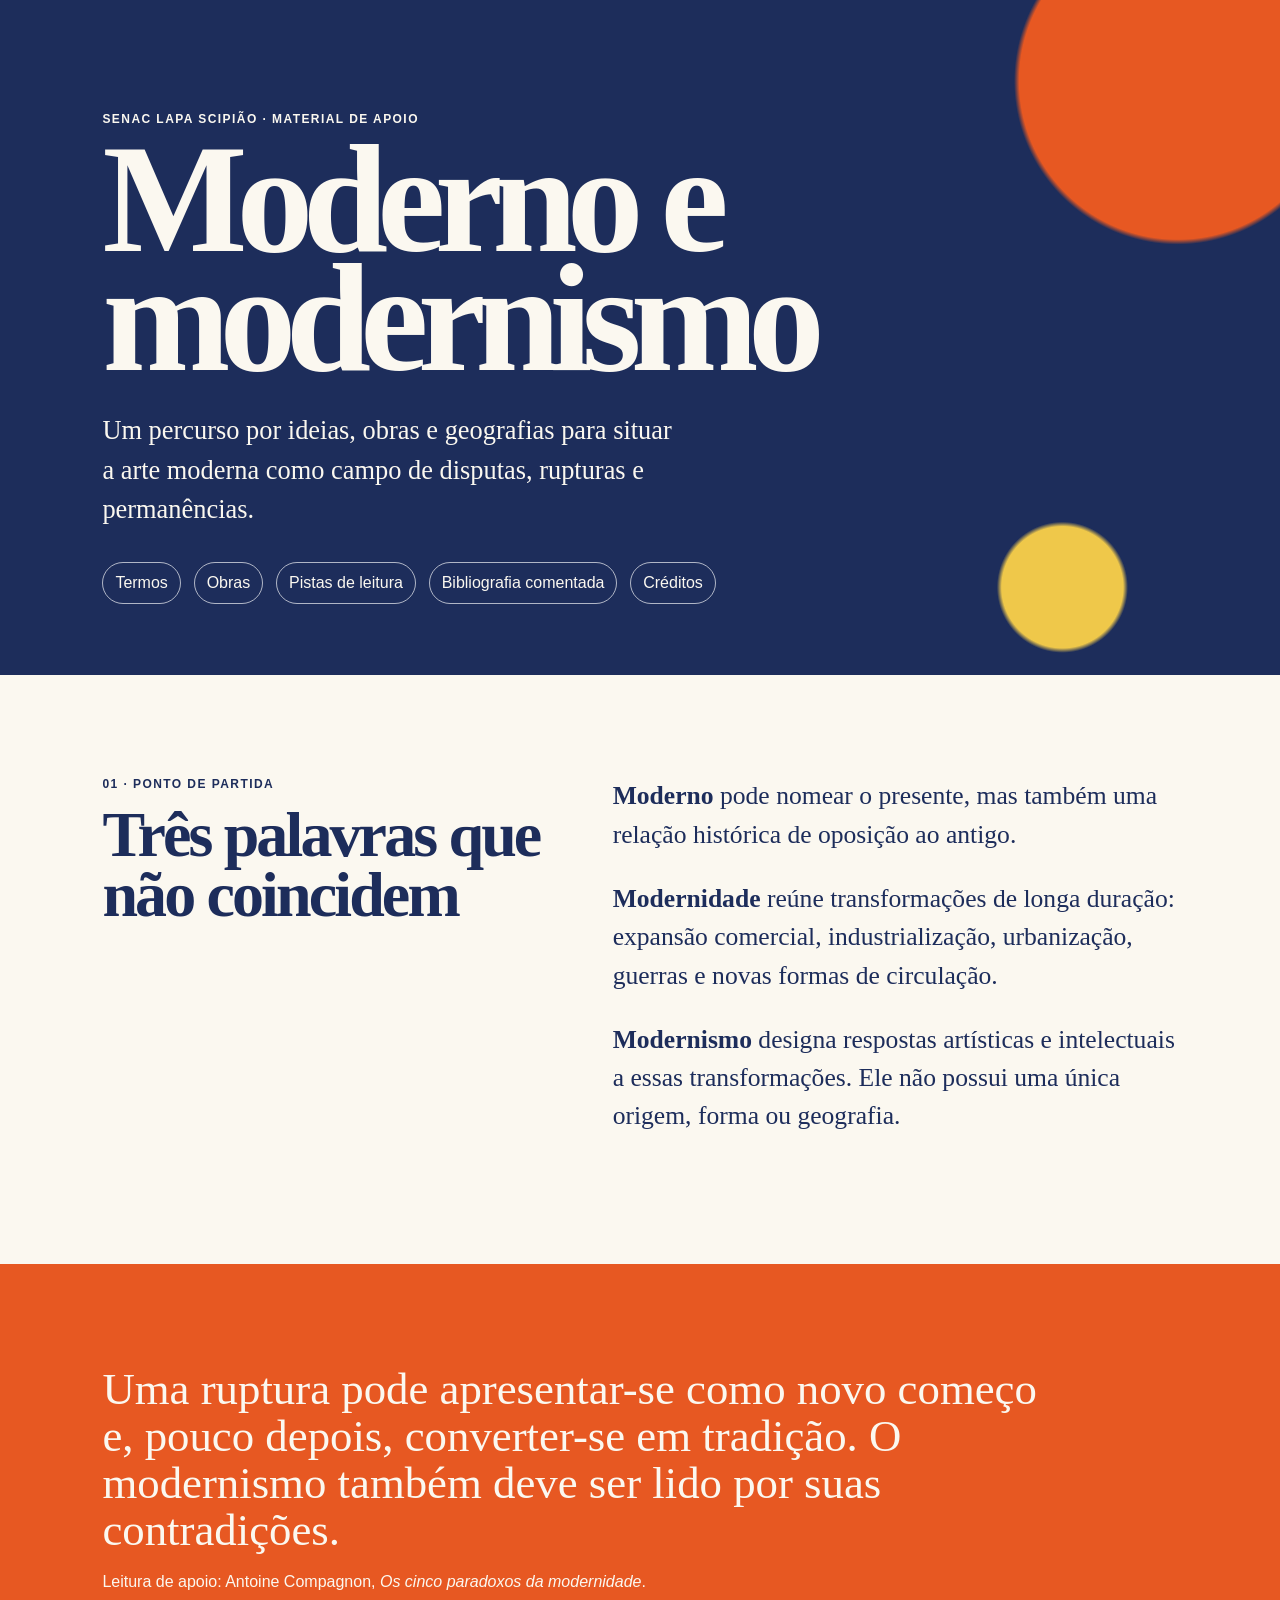
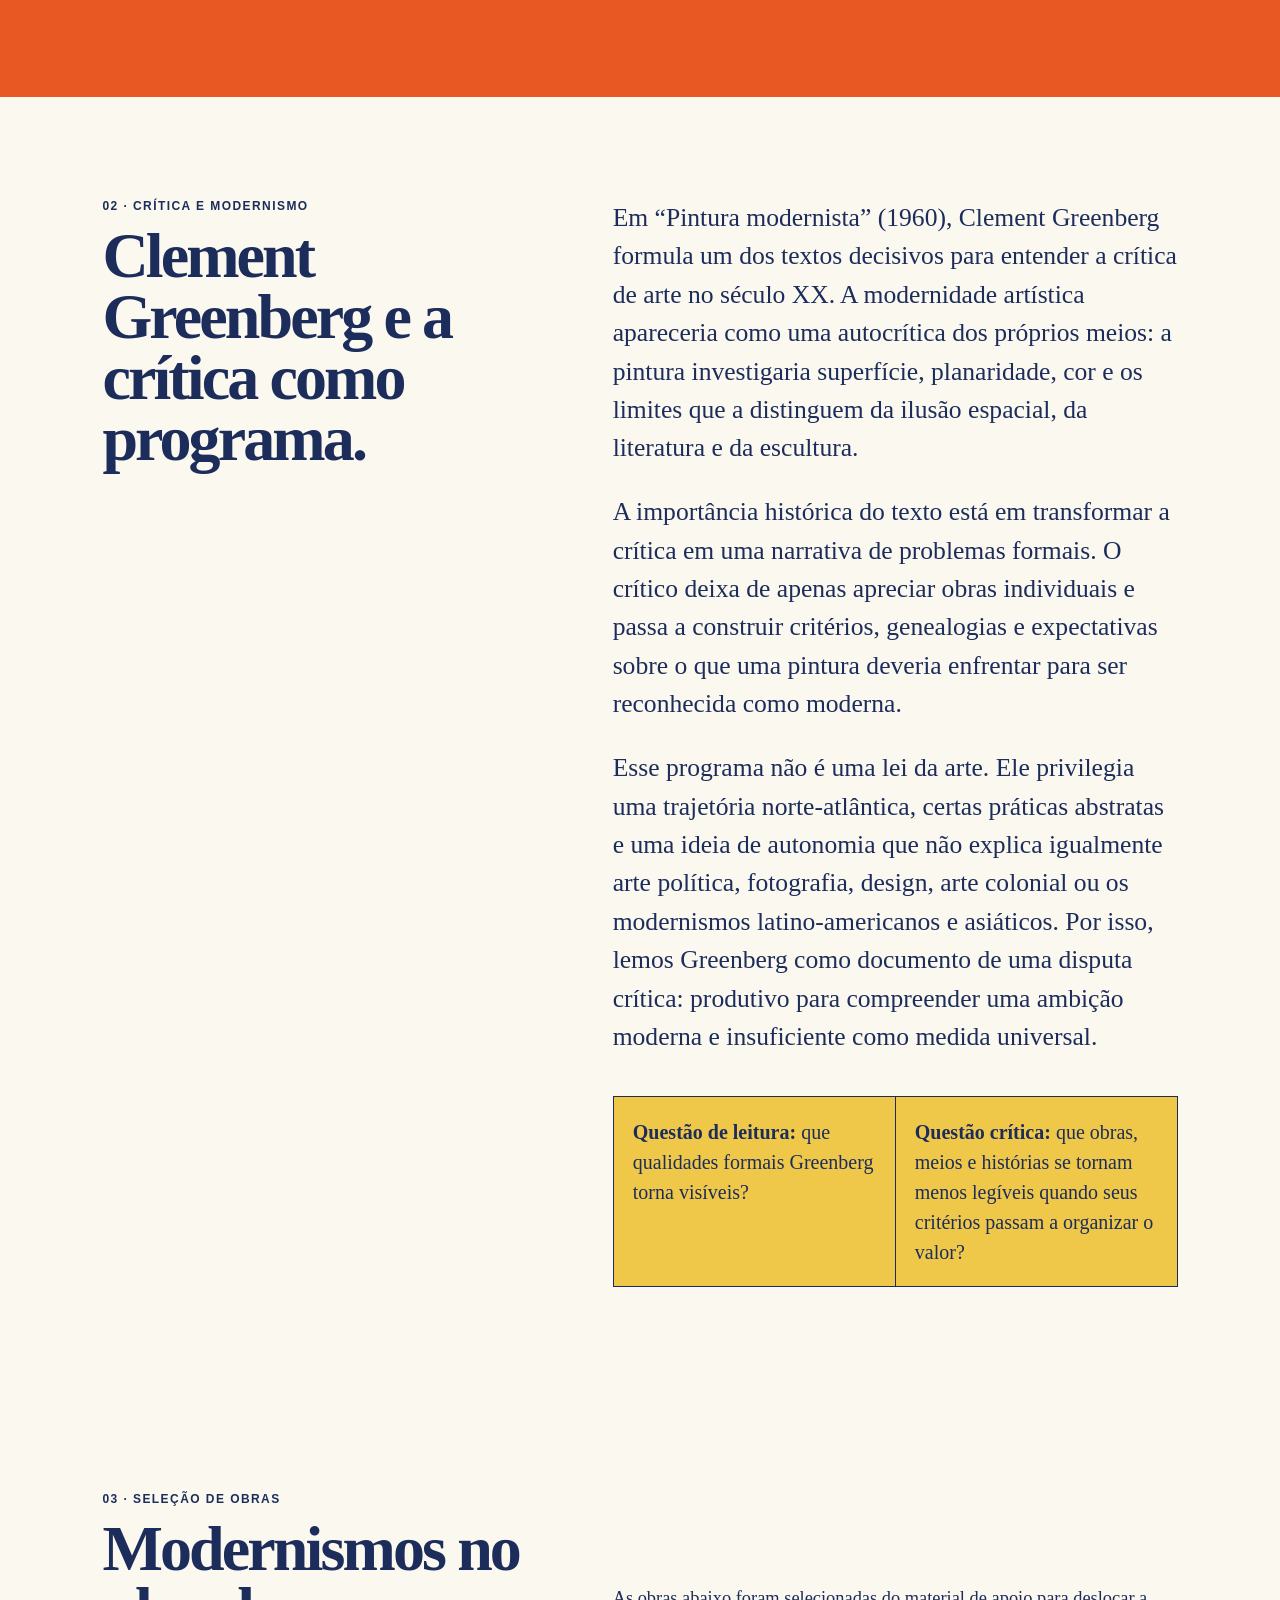
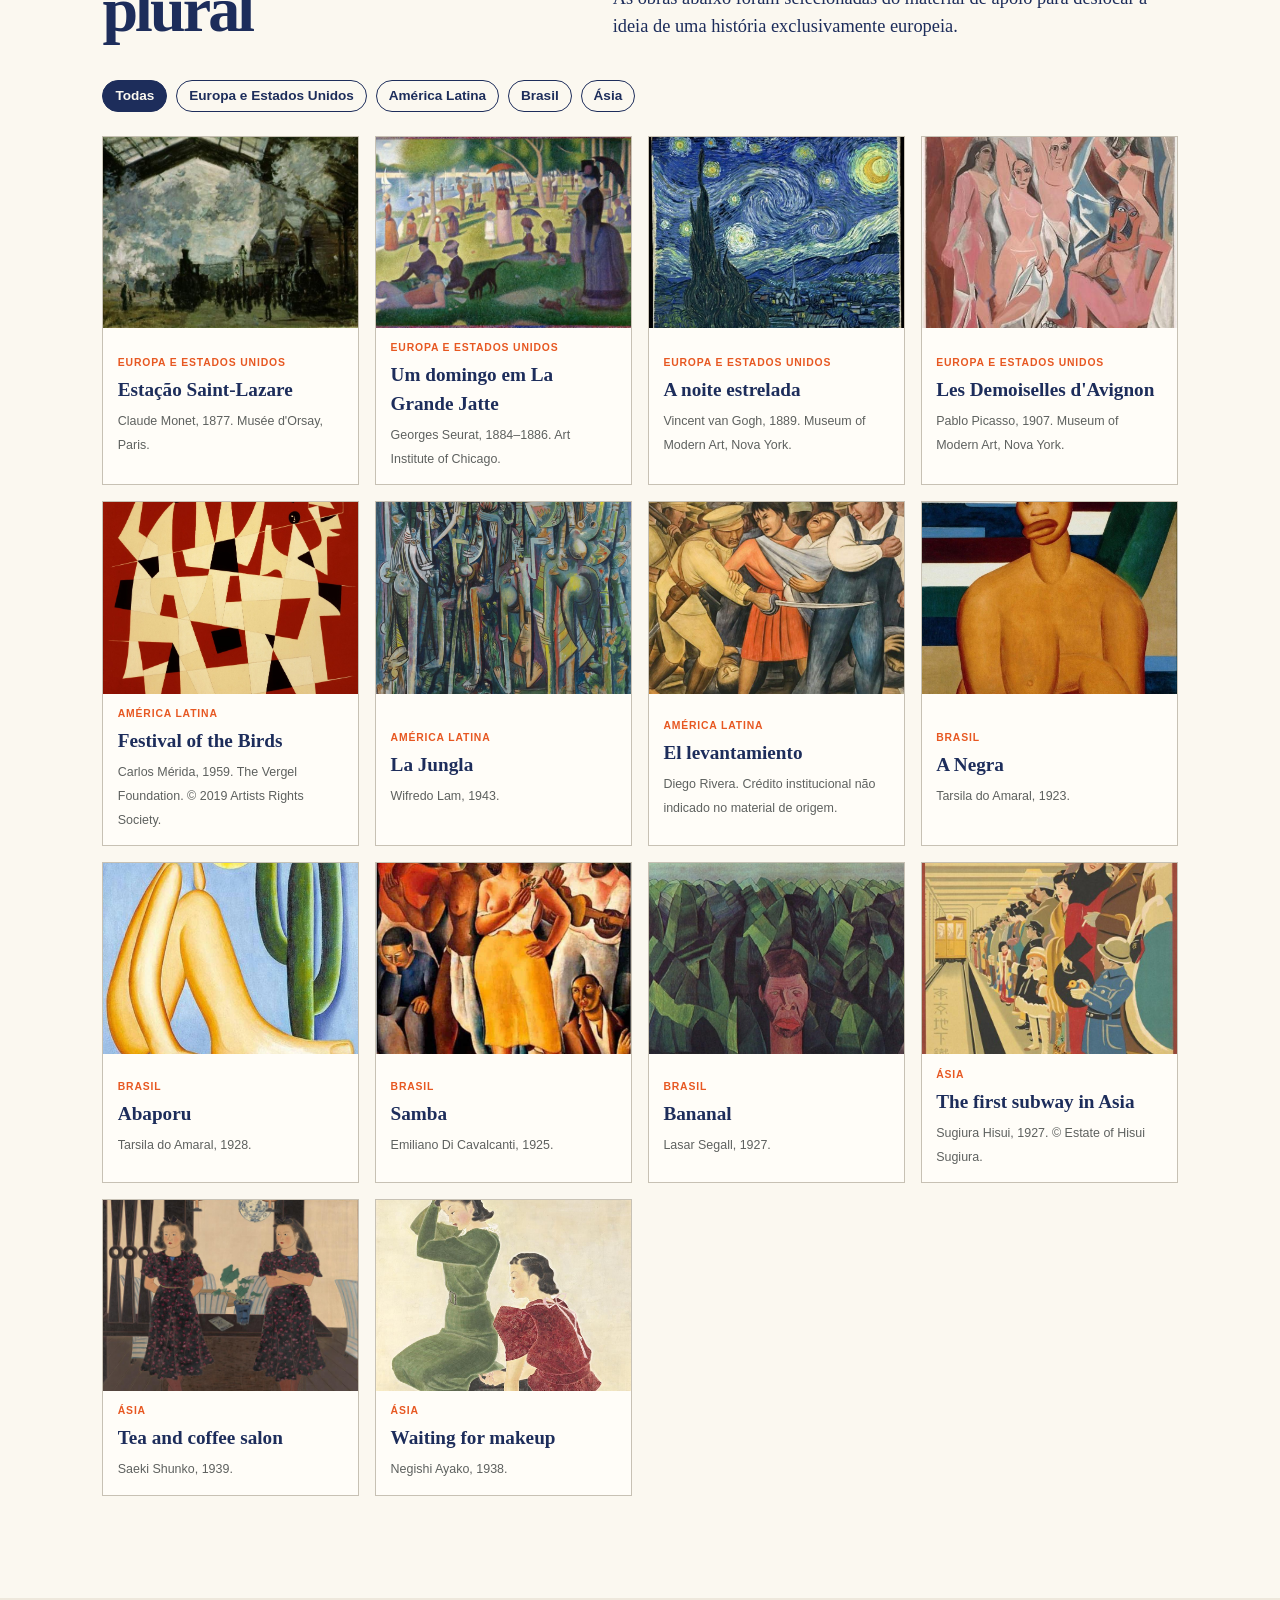
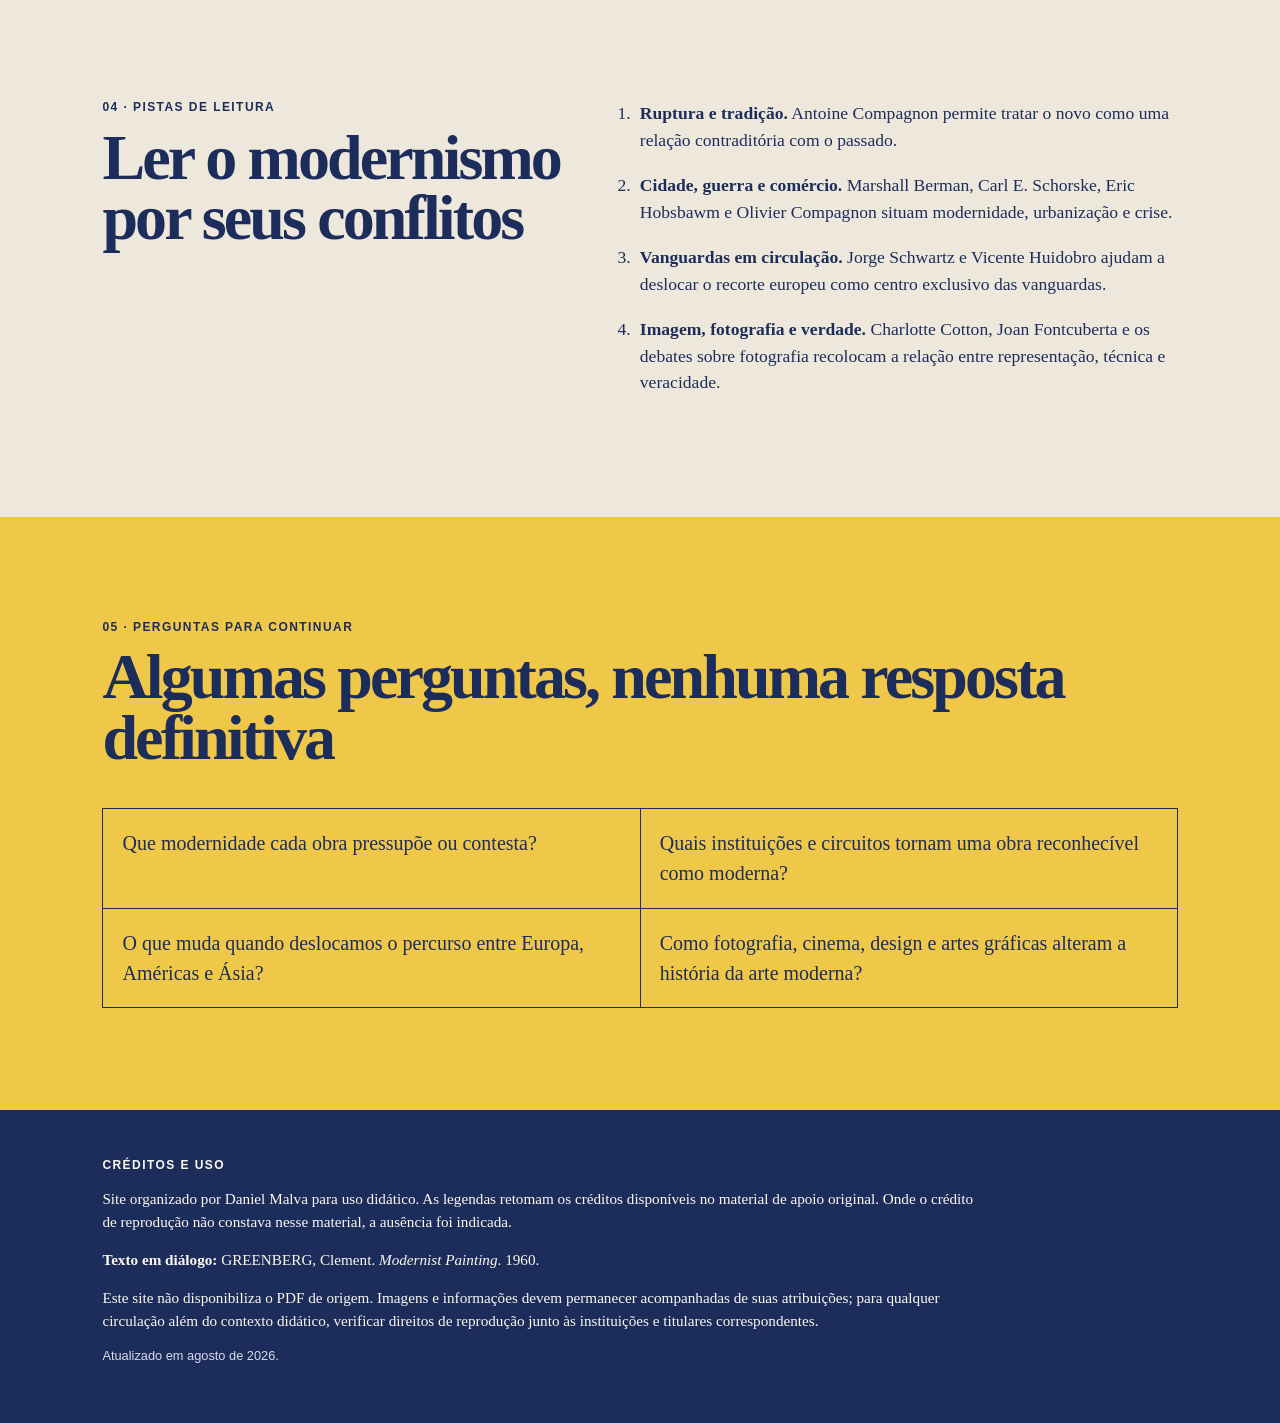
<file: index.html>
<!doctype html>
<html lang="pt-BR">
  <head>
    <meta charset="utf-8">
    <meta name="viewport" content="width=device-width, initial-scale=1">
    <meta name="description" content="Material de apoio sobre moderno e modernismo, organizado por Daniel Malva para o Senac Lapa Scipião.">
    <title>Moderno e modernismo | Material de apoio</title>
    <link rel="stylesheet" href="assets/styles.css">
  </head>
  <body>
    <a class="skip-link" href="#conteudo">Ir para o conteúdo</a>

    <header class="hero">
      <p class="eyebrow">Senac Lapa Scipião · material de apoio</p>
      <h1>Moderno e<br>modernismo</h1>
      <p class="hero-copy">Um percurso por ideias, obras e geografias para situar a arte moderna como campo de disputas, rupturas e permanências.</p>
      <nav aria-label="Navegação principal">
        <a href="#termos">Termos</a>
        <a href="#obras">Obras</a>
        <a href="#pistas">Pistas de leitura</a>
        <a href="bibliografia.html">Bibliografia comentada</a>
        <a href="#creditos">Créditos</a>
      </nav>
    </header>

    <main id="conteudo">
      <section id="termos" class="section intro-grid" aria-labelledby="termos-titulo">
        <div>
          <p class="eyebrow">01 · ponto de partida</p>
          <h2 id="termos-titulo">Três palavras que não coincidem</h2>
        </div>
        <div class="prose">
          <p><strong>Moderno</strong> pode nomear o presente, mas também uma relação histórica de oposição ao antigo.</p>
          <p><strong>Modernidade</strong> reúne transformações de longa duração: expansão comercial, industrialização, urbanização, guerras e novas formas de circulação.</p>
          <p><strong>Modernismo</strong> designa respostas artísticas e intelectuais a essas transformações. Ele não possui uma única origem, forma ou geografia.</p>
        </div>
      </section>

      <section class="section quote-band" aria-label="Problema de leitura">
        <p>Uma ruptura pode apresentar-se como novo começo e, pouco depois, converter-se em tradição. O modernismo também deve ser lido por suas contradições.</p>
        <span>Leitura de apoio: Antoine Compagnon, <em>Os cinco paradoxos da modernidade</em>.</span>
      </section>

      <section id="greenberg" class="section intro-grid" aria-labelledby="greenberg-titulo">
        <div>
          <p class="eyebrow">02 · crítica e modernismo</p>
          <h2 id="greenberg-titulo">Clement Greenberg e a crítica como programa.</h2>
        </div>
        <div class="prose">
          <p>Em “Pintura modernista” (1960), Clement Greenberg formula um dos textos decisivos para entender a crítica de arte no século XX. A modernidade artística apareceria como uma autocrítica dos próprios meios: a pintura investigaria superfície, planaridade, cor e os limites que a distinguem da ilusão espacial, da literatura e da escultura.</p>
          <p>A importância histórica do texto está em transformar a crítica em uma narrativa de problemas formais. O crítico deixa de apenas apreciar obras individuais e passa a construir critérios, genealogias e expectativas sobre o que uma pintura deveria enfrentar para ser reconhecida como moderna.</p>
          <p>Esse programa não é uma lei da arte. Ele privilegia uma trajetória norte-atlântica, certas práticas abstratas e uma ideia de autonomia que não explica igualmente arte política, fotografia, design, arte colonial ou os modernismos latino-americanos e asiáticos. Por isso, lemos Greenberg como documento de uma disputa crítica: produtivo para compreender uma ambição moderna e insuficiente como medida universal.</p>
          <div class="question-grid"><p><strong>Questão de leitura:</strong> que qualidades formais Greenberg torna visíveis?</p><p><strong>Questão crítica:</strong> que obras, meios e histórias se tornam menos legíveis quando seus critérios passam a organizar o valor?</p></div>
        </div>
      </section>

      <section id="obras" class="section" aria-labelledby="obras-titulo">
        <div class="section-heading">
          <div>
            <p class="eyebrow">03 · seleção de obras</p>
            <h2 id="obras-titulo">Modernismos no plural</h2>
          </div>
          <p>As obras abaixo foram selecionadas do material de apoio para deslocar a ideia de uma história exclusivamente europeia.</p>
        </div>

        <div class="filters" aria-label="Filtrar obras por recorte">
          <button class="filter is-active" type="button" data-filter="all">Todas</button>
          <button class="filter" type="button" data-filter="ocidente">Europa e Estados Unidos</button>
          <button class="filter" type="button" data-filter="latam">América Latina</button>
          <button class="filter" type="button" data-filter="brasil">Brasil</button>
          <button class="filter" type="button" data-filter="asia">Ásia</button>
        </div>

        <div class="gallery">
          <figure class="card" data-region="ocidente">
            <img src="assets/monet-estacao-saint-lazare.jpg" alt="Pintura de Claude Monet que mostra a Estação Saint-Lazare envolta por vapor e fumaça.">
            <figcaption><span>Europa e Estados Unidos</span><strong>Estação Saint-Lazare</strong><small>Claude Monet, 1877. Musée d'Orsay, Paris.</small></figcaption>
          </figure>
          <figure class="card" data-region="ocidente">
            <img src="assets/seurat-la-grande-jatte.jpg" alt="Pintura pontilhista de George Seurat com pessoas à margem de um rio.">
            <figcaption><span>Europa e Estados Unidos</span><strong>Um domingo em La Grande Jatte</strong><small>Georges Seurat, 1884–1886. Art Institute of Chicago.</small></figcaption>
          </figure>
          <figure class="card" data-region="ocidente">
            <img src="assets/van-gogh-noite-estrelada.jpg" alt="Pintura de Vincent van Gogh com céu noturno azul em espirais sobre uma vila.">
            <figcaption><span>Europa e Estados Unidos</span><strong>A noite estrelada</strong><small>Vincent van Gogh, 1889. Museum of Modern Art, Nova York.</small></figcaption>
          </figure>
          <figure class="card" data-region="ocidente">
            <img src="assets/picasso-demoiselles.jpg" alt="Pintura de Pablo Picasso com cinco figuras femininas fragmentadas.">
            <figcaption><span>Europa e Estados Unidos</span><strong>Les Demoiselles d'Avignon</strong><small>Pablo Picasso, 1907. Museum of Modern Art, Nova York.</small></figcaption>
          </figure>
          <figure class="card" data-region="latam">
            <img src="assets/merida-festival-birds.jpg" alt="Composição abstrata e geométrica em cores intensas de Carlos Mérida.">
            <figcaption><span>América Latina</span><strong>Festival of the Birds</strong><small>Carlos Mérida, 1959. The Vergel Foundation. © 2019 Artists Rights Society.</small></figcaption>
          </figure>
          <figure class="card" data-region="latam">
            <img src="assets/lam-la-jungla.jpg" alt="Pintura de Wifredo Lam com figuras híbridas em uma vegetação densa.">
            <figcaption><span>América Latina</span><strong>La Jungla</strong><small>Wifredo Lam, 1943.</small></figcaption>
          </figure>
          <figure class="card" data-region="latam">
            <img src="assets/rivera-levantamiento.jpg" alt="Pintura mural de Diego Rivera com figuras em movimento coletivo.">
            <figcaption><span>América Latina</span><strong>El levantamiento</strong><small>Diego Rivera. Crédito institucional não indicado no material de origem.</small></figcaption>
          </figure>
          <figure class="card" data-region="brasil">
            <img src="assets/tarsila-a-negra.jpg" alt="Pintura de Tarsila do Amaral com figura feminina negra monumental.">
            <figcaption><span>Brasil</span><strong>A Negra</strong><small>Tarsila do Amaral, 1923.</small></figcaption>
          </figure>
          <figure class="card" data-region="brasil">
            <img src="assets/tarsila-abaporu.jpg" alt="Pintura de Tarsila do Amaral com figura de cabeça pequena e pés grandes diante de cacto e sol.">
            <figcaption><span>Brasil</span><strong>Abaporu</strong><small>Tarsila do Amaral, 1928.</small></figcaption>
          </figure>
          <figure class="card" data-region="brasil">
            <img src="assets/di-cavalcanti-samba.jpg" alt="Pintura de Emiliano Di Cavalcanti com figuras em uma cena de samba.">
            <figcaption><span>Brasil</span><strong>Samba</strong><small>Emiliano Di Cavalcanti, 1925.</small></figcaption>
          </figure>
          <figure class="card" data-region="brasil">
            <img src="assets/segall-bananal.jpg" alt="Pintura de Lasar Segall com trabalhadores em uma plantação de bananas.">
            <figcaption><span>Brasil</span><strong>Bananal</strong><small>Lasar Segall, 1927.</small></figcaption>
          </figure>
          <figure class="card" data-region="asia">
            <img src="assets/sugiura-subway.jpg" alt="Cartaz de Sugiura Hisui para o primeiro metrô da Ásia.">
            <figcaption><span>Ásia</span><strong>The first subway in Asia</strong><small>Sugiura Hisui, 1927. © Estate of Hisui Sugiura.</small></figcaption>
          </figure>
          <figure class="card" data-region="asia">
            <img src="assets/saeki-tea-coffee.jpg" alt="Ilustração gráfica de Saeki Shunko para um salão de chá e café.">
            <figcaption><span>Ásia</span><strong>Tea and coffee salon</strong><small>Saeki Shunko, 1939.</small></figcaption>
          </figure>
          <figure class="card" data-region="asia">
            <img src="assets/negishi-makeup.jpg" alt="Ilustração de Negishi Ayako com uma mulher preparando a maquiagem.">
            <figcaption><span>Ásia</span><strong>Waiting for makeup</strong><small>Negishi Ayako, 1938.</small></figcaption>
          </figure>
        </div>
      </section>

      <section class="section pathways" aria-labelledby="pistas-titulo" id="pistas">
        <div>
          <p class="eyebrow">04 · pistas de leitura</p>
          <h2 id="pistas-titulo">Ler o modernismo por seus conflitos</h2>
        </div>
        <ol>
          <li><strong>Ruptura e tradição.</strong> Antoine Compagnon permite tratar o novo como uma relação contraditória com o passado.</li>
          <li><strong>Cidade, guerra e comércio.</strong> Marshall Berman, Carl E. Schorske, Eric Hobsbawm e Olivier Compagnon situam modernidade, urbanização e crise.</li>
          <li><strong>Vanguardas em circulação.</strong> Jorge Schwartz e Vicente Huidobro ajudam a deslocar o recorte europeu como centro exclusivo das vanguardas.</li>
          <li><strong>Imagem, fotografia e verdade.</strong> Charlotte Cotton, Joan Fontcuberta e os debates sobre fotografia recolocam a relação entre representação, técnica e veracidade.</li>
        </ol>
      </section>

      <section class="section questions" aria-labelledby="questoes-titulo">
        <p class="eyebrow">05 · perguntas para continuar</p>
        <h2 id="questoes-titulo">Algumas perguntas, nenhuma resposta definitiva</h2>
        <div class="question-grid">
          <p>Que modernidade cada obra pressupõe ou contesta?</p>
          <p>Quais instituições e circuitos tornam uma obra reconhecível como moderna?</p>
          <p>O que muda quando deslocamos o percurso entre Europa, Américas e Ásia?</p>
          <p>Como fotografia, cinema, design e artes gráficas alteram a história da arte moderna?</p>
        </div>
      </section>
    </main>

    <footer id="creditos">
      <p class="eyebrow">Créditos e uso</p>
      <p>Site organizado por Daniel Malva para uso didático. As legendas retomam os créditos disponíveis no material de apoio original. Onde o crédito de reprodução não constava nesse material, a ausência foi indicada.</p>
      <p><strong>Texto em diálogo:</strong> GREENBERG, Clement. <em>Modernist Painting</em>. 1960.</p>
      <p>Este site não disponibiliza o PDF de origem. Imagens e informações devem permanecer acompanhadas de suas atribuições; para qualquer circulação além do contexto didático, verificar direitos de reprodução junto às instituições e titulares correspondentes.</p>
      <p class="footer-note">Atualizado em agosto de 2026.</p>
    </footer>

    <script src="assets/app.js"></script>
  </body>
</html>
</file>
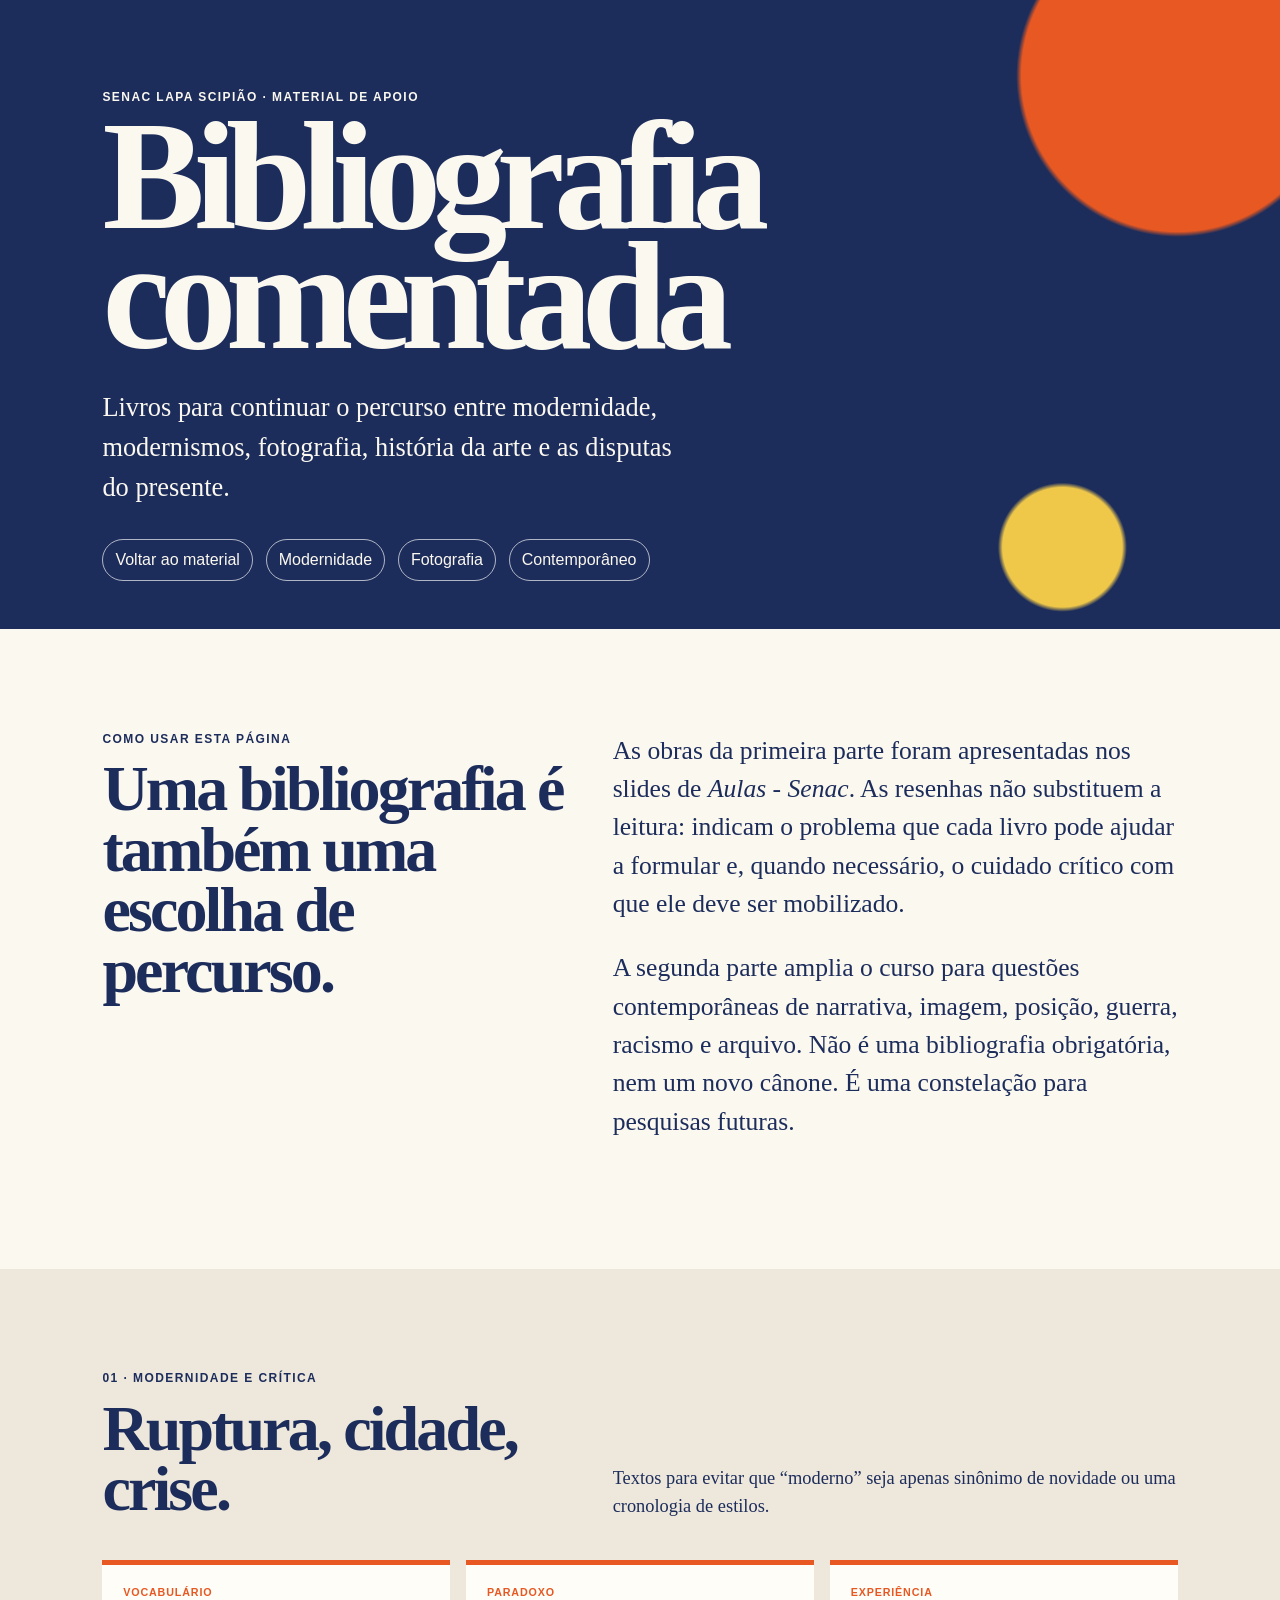
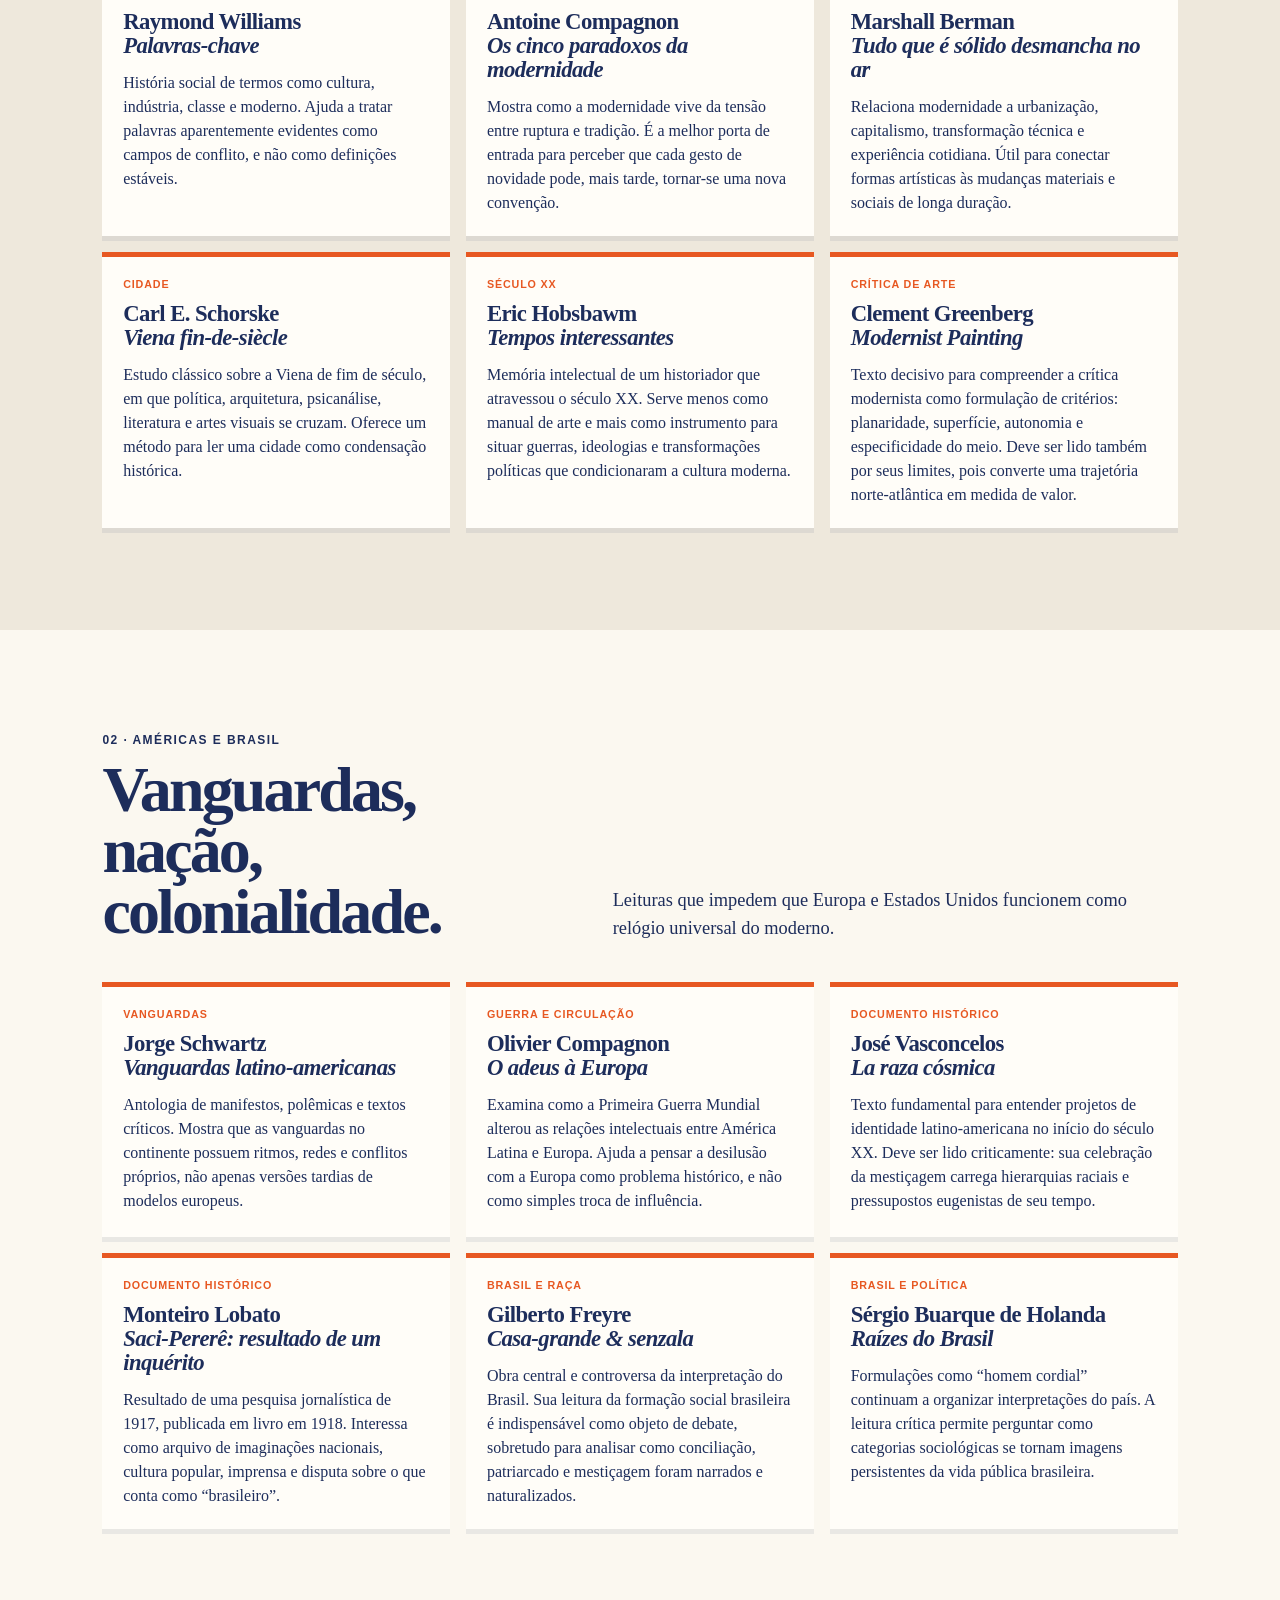
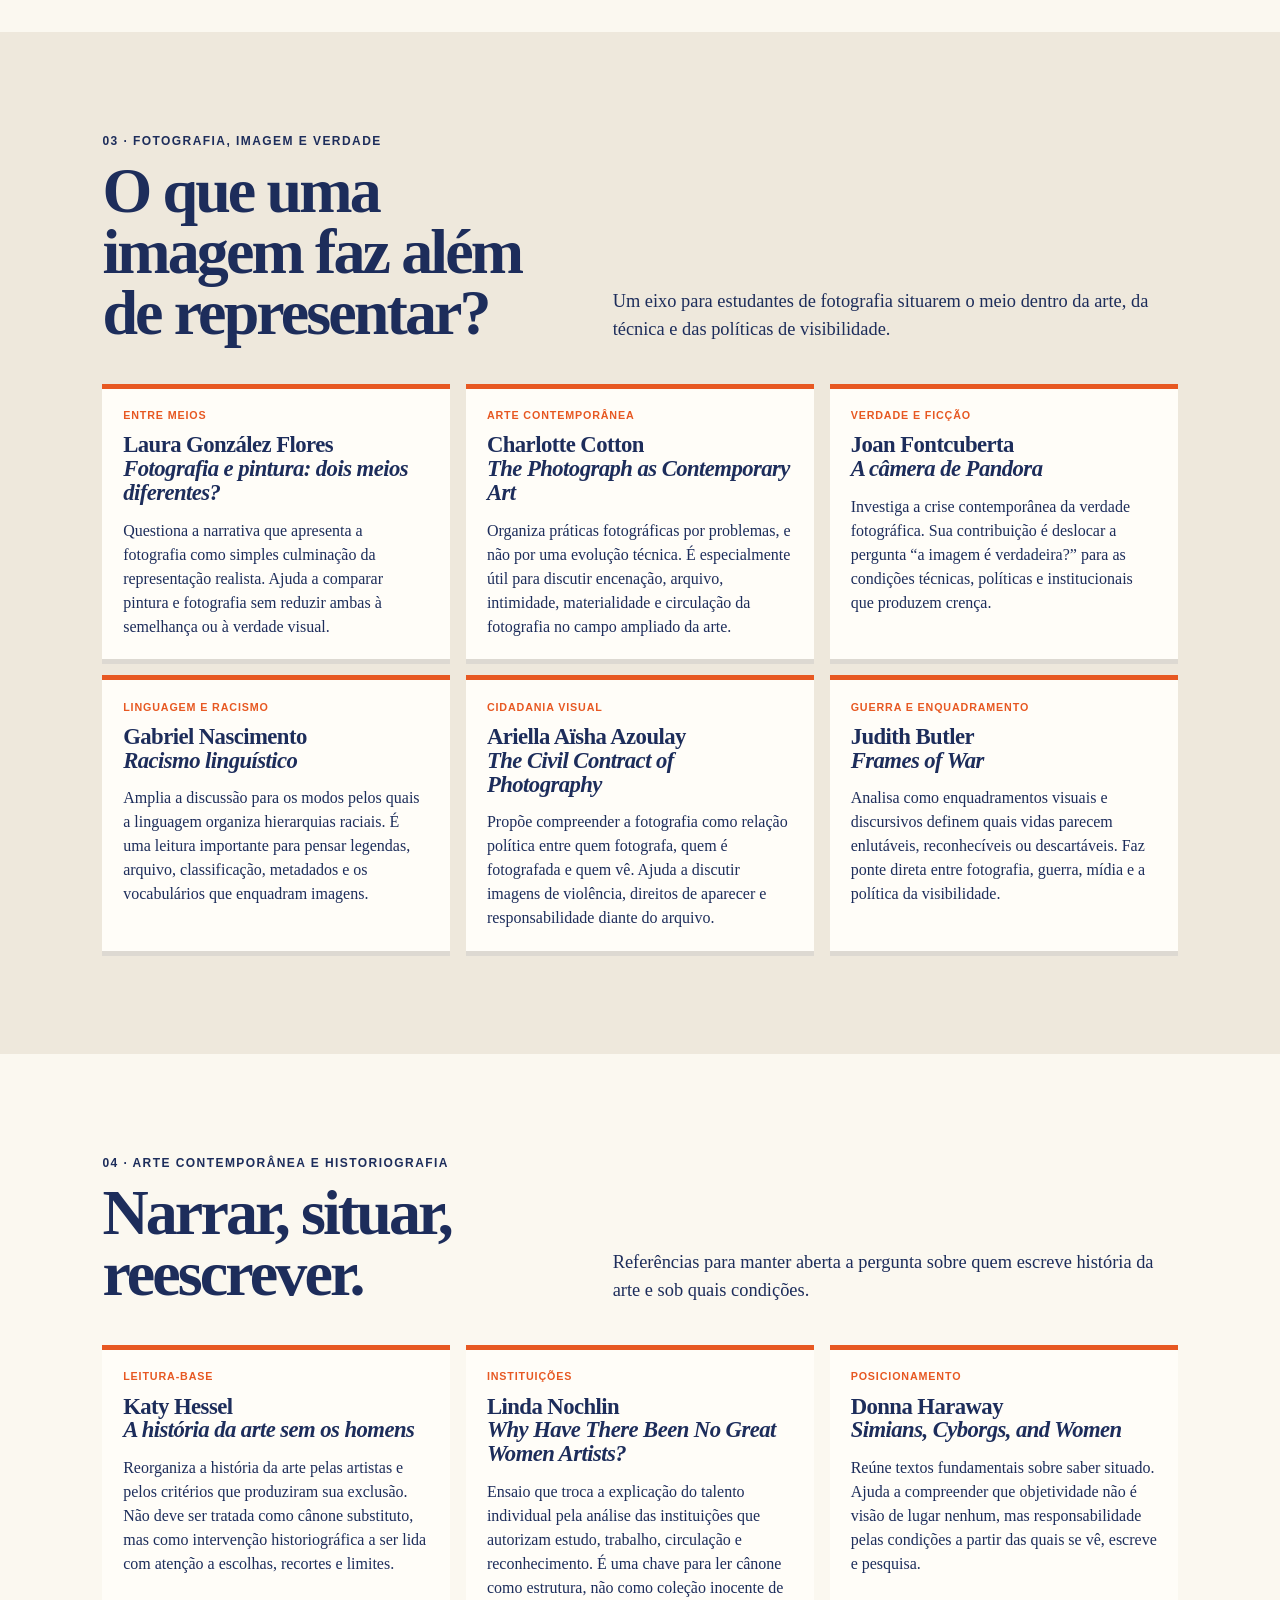
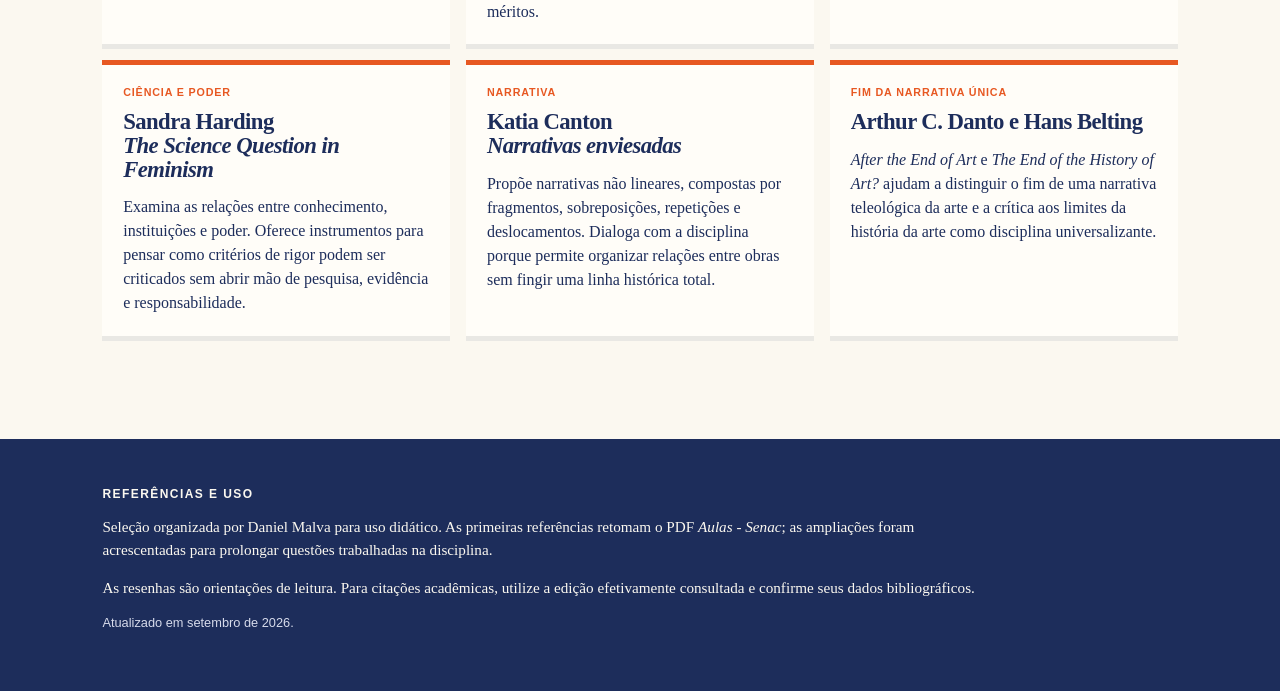
<file: bibliografia.html>
<!doctype html>
<html lang="pt-BR">
  <head>
    <meta charset="utf-8">
    <meta name="viewport" content="width=device-width, initial-scale=1">
    <meta name="description" content="Bibliografia comentada para o material Moderno e modernismo do Senac Lapa Scipião.">
    <title>Bibliografia de apoio | História da Arte Contemporânea · Pós-graduação em Fotografia · SENAC</title>
    <link rel="stylesheet" href="assets/styles.css">
  </head>
  <body>
    <a class="skip-link" href="#conteudo">Ir para o conteúdo</a>
    <header class="hero bibliography-hero">
      <p class="eyebrow">Senac Lapa Scipião · material de apoio</p>
      <h1>Bibliografia<br>comentada</h1>
      <p class="hero-copy">Livros para continuar o percurso entre modernidade, modernismos, fotografia, história da arte e as disputas do presente.</p>
      <nav aria-label="Navegação principal"><a href="index.html">Voltar ao material</a><a href="#modernidade">Modernidade</a><a href="#fotografia">Fotografia</a><a href="#contemporaneo">Contemporâneo</a></nav>
    </header>
    <main id="conteudo">
      <section class="section intro-grid" aria-labelledby="como-usar">
        <div><p class="eyebrow">Como usar esta página</p><h2 id="como-usar">Uma bibliografia é também uma escolha de percurso.</h2></div>
        <div class="prose"><p>As obras da primeira parte foram apresentadas nos slides de <em>Aulas - Senac</em>. As resenhas não substituem a leitura: indicam o problema que cada livro pode ajudar a formular e, quando necessário, o cuidado crítico com que ele deve ser mobilizado.</p><p>A segunda parte amplia o curso para questões contemporâneas de narrativa, imagem, posição, guerra, racismo e arquivo. Não é uma bibliografia obrigatória, nem um novo cânone. É uma constelação para pesquisas futuras.</p></div>
      </section>

      <section id="modernidade" class="section reading-section">
        <div class="section-heading"><div><p class="eyebrow">01 · modernidade e crítica</p><h2>Ruptura, cidade, crise.</h2></div><p>Textos para evitar que “moderno” seja apenas sinônimo de novidade ou uma cronologia de estilos.</p></div>
        <div class="reading-grid">
          <article class="reading-card"><p class="tag">Vocabulário</p><h3>Raymond Williams<br><em>Palavras-chave</em></h3><p>História social de termos como cultura, indústria, classe e moderno. Ajuda a tratar palavras aparentemente evidentes como campos de conflito, e não como definições estáveis.</p></article>
          <article class="reading-card"><p class="tag">Paradoxo</p><h3>Antoine Compagnon<br><em>Os cinco paradoxos da modernidade</em></h3><p>Mostra como a modernidade vive da tensão entre ruptura e tradição. É a melhor porta de entrada para perceber que cada gesto de novidade pode, mais tarde, tornar-se uma nova convenção.</p></article>
          <article class="reading-card"><p class="tag">Experiência</p><h3>Marshall Berman<br><em>Tudo que é sólido desmancha no ar</em></h3><p>Relaciona modernidade a urbanização, capitalismo, transformação técnica e experiência cotidiana. Útil para conectar formas artísticas às mudanças materiais e sociais de longa duração.</p></article>
          <article class="reading-card"><p class="tag">Cidade</p><h3>Carl E. Schorske<br><em>Viena fin-de-siècle</em></h3><p>Estudo clássico sobre a Viena de fim de século, em que política, arquitetura, psicanálise, literatura e artes visuais se cruzam. Oferece um método para ler uma cidade como condensação histórica.</p></article>
          <article class="reading-card"><p class="tag">Século XX</p><h3>Eric Hobsbawm<br><em>Tempos interessantes</em></h3><p>Memória intelectual de um historiador que atravessou o século XX. Serve menos como manual de arte e mais como instrumento para situar guerras, ideologias e transformações políticas que condicionaram a cultura moderna.</p></article>
          <article class="reading-card"><p class="tag">Crítica de arte</p><h3>Clement Greenberg<br><em>Modernist Painting</em></h3><p>Texto decisivo para compreender a crítica modernista como formulação de critérios: planaridade, superfície, autonomia e especificidade do meio. Deve ser lido também por seus limites, pois converte uma trajetória norte-atlântica em medida de valor.</p></article>
        </div>
      </section>

      <section class="section reading-section" aria-labelledby="americas">
        <div class="section-heading"><div><p class="eyebrow">02 · Américas e Brasil</p><h2 id="americas">Vanguardas, nação, colonialidade.</h2></div><p>Leituras que impedem que Europa e Estados Unidos funcionem como relógio universal do moderno.</p></div>
        <div class="reading-grid">
          <article class="reading-card"><p class="tag">Vanguardas</p><h3>Jorge Schwartz<br><em>Vanguardas latino-americanas</em></h3><p>Antologia de manifestos, polêmicas e textos críticos. Mostra que as vanguardas no continente possuem ritmos, redes e conflitos próprios, não apenas versões tardias de modelos europeus.</p></article>
          <article class="reading-card"><p class="tag">Guerra e circulação</p><h3>Olivier Compagnon<br><em>O adeus à Europa</em></h3><p>Examina como a Primeira Guerra Mundial alterou as relações intelectuais entre América Latina e Europa. Ajuda a pensar a desilusão com a Europa como problema histórico, e não como simples troca de influência.</p></article>
          <article class="reading-card"><p class="tag">Documento histórico</p><h3>José Vasconcelos<br><em>La raza cósmica</em></h3><p>Texto fundamental para entender projetos de identidade latino-americana no início do século XX. Deve ser lido criticamente: sua celebração da mestiçagem carrega hierarquias raciais e pressupostos eugenistas de seu tempo.</p></article>
          <article class="reading-card"><p class="tag">Documento histórico</p><h3>Monteiro Lobato<br><em>Saci-Pererê: resultado de um inquérito</em></h3><p>Resultado de uma pesquisa jornalística de 1917, publicada em livro em 1918. Interessa como arquivo de imaginações nacionais, cultura popular, imprensa e disputa sobre o que conta como “brasileiro”.</p></article>
          <article class="reading-card"><p class="tag">Brasil e raça</p><h3>Gilberto Freyre<br><em>Casa-grande &amp; senzala</em></h3><p>Obra central e controversa da interpretação do Brasil. Sua leitura da formação social brasileira é indispensável como objeto de debate, sobretudo para analisar como conciliação, patriarcado e mestiçagem foram narrados e naturalizados.</p></article>
          <article class="reading-card"><p class="tag">Brasil e política</p><h3>Sérgio Buarque de Holanda<br><em>Raízes do Brasil</em></h3><p>Formulações como “homem cordial” continuam a organizar interpretações do país. A leitura crítica permite perguntar como categorias sociológicas se tornam imagens persistentes da vida pública brasileira.</p></article>
        </div>
      </section>

      <section id="fotografia" class="section reading-section">
        <div class="section-heading"><div><p class="eyebrow">03 · fotografia, imagem e verdade</p><h2>O que uma imagem faz além de representar?</h2></div><p>Um eixo para estudantes de fotografia situarem o meio dentro da arte, da técnica e das políticas de visibilidade.</p></div>
        <div class="reading-grid">
          <article class="reading-card"><p class="tag">Entre meios</p><h3>Laura González Flores<br><em>Fotografia e pintura: dois meios diferentes?</em></h3><p>Questiona a narrativa que apresenta a fotografia como simples culminação da representação realista. Ajuda a comparar pintura e fotografia sem reduzir ambas à semelhança ou à verdade visual.</p></article>
          <article class="reading-card"><p class="tag">Arte contemporânea</p><h3>Charlotte Cotton<br><em>The Photograph as Contemporary Art</em></h3><p>Organiza práticas fotográficas por problemas, e não por uma evolução técnica. É especialmente útil para discutir encenação, arquivo, intimidade, materialidade e circulação da fotografia no campo ampliado da arte.</p></article>
          <article class="reading-card"><p class="tag">Verdade e ficção</p><h3>Joan Fontcuberta<br><em>A câmera de Pandora</em></h3><p>Investiga a crise contemporânea da verdade fotográfica. Sua contribuição é deslocar a pergunta “a imagem é verdadeira?” para as condições técnicas, políticas e institucionais que produzem crença.</p></article>
          <article class="reading-card"><p class="tag">Linguagem e racismo</p><h3>Gabriel Nascimento<br><em>Racismo linguístico</em></h3><p>Amplia a discussão para os modos pelos quais a linguagem organiza hierarquias raciais. É uma leitura importante para pensar legendas, arquivo, classificação, metadados e os vocabulários que enquadram imagens.</p></article>
          <article class="reading-card"><p class="tag">Cidadania visual</p><h3>Ariella Aïsha Azoulay<br><em>The Civil Contract of Photography</em></h3><p>Propõe compreender a fotografia como relação política entre quem fotografa, quem é fotografada e quem vê. Ajuda a discutir imagens de violência, direitos de aparecer e responsabilidade diante do arquivo.</p></article>
          <article class="reading-card"><p class="tag">Guerra e enquadramento</p><h3>Judith Butler<br><em>Frames of War</em></h3><p>Analisa como enquadramentos visuais e discursivos definem quais vidas parecem enlutáveis, reconhecíveis ou descartáveis. Faz ponte direta entre fotografia, guerra, mídia e a política da visibilidade.</p></article>
        </div>
      </section>

      <section id="contemporaneo" class="section reading-section">
        <div class="section-heading"><div><p class="eyebrow">04 · arte contemporânea e historiografia</p><h2>Narrar, situar, reescrever.</h2></div><p>Referências para manter aberta a pergunta sobre quem escreve história da arte e sob quais condições.</p></div>
        <div class="reading-grid">
          <article class="reading-card"><p class="tag">Leitura-base</p><h3>Katy Hessel<br><em>A história da arte sem os homens</em></h3><p>Reorganiza a história da arte pelas artistas e pelos critérios que produziram sua exclusão. Não deve ser tratada como cânone substituto, mas como intervenção historiográfica a ser lida com atenção a escolhas, recortes e limites.</p></article>
          <article class="reading-card"><p class="tag">Instituições</p><h3>Linda Nochlin<br><em>Why Have There Been No Great Women Artists?</em></h3><p>Ensaio que troca a explicação do talento individual pela análise das instituições que autorizam estudo, trabalho, circulação e reconhecimento. É uma chave para ler cânone como estrutura, não como coleção inocente de méritos.</p></article>
          <article class="reading-card"><p class="tag">Posicionamento</p><h3>Donna Haraway<br><em>Simians, Cyborgs, and Women</em></h3><p>Reúne textos fundamentais sobre saber situado. Ajuda a compreender que objetividade não é visão de lugar nenhum, mas responsabilidade pelas condições a partir das quais se vê, escreve e pesquisa.</p></article>
          <article class="reading-card"><p class="tag">Ciência e poder</p><h3>Sandra Harding<br><em>The Science Question in Feminism</em></h3><p>Examina as relações entre conhecimento, instituições e poder. Oferece instrumentos para pensar como critérios de rigor podem ser criticados sem abrir mão de pesquisa, evidência e responsabilidade.</p></article>
          <article class="reading-card"><p class="tag">Narrativa</p><h3>Katia Canton<br><em>Narrativas enviesadas</em></h3><p>Propõe narrativas não lineares, compostas por fragmentos, sobreposições, repetições e deslocamentos. Dialoga com a disciplina porque permite organizar relações entre obras sem fingir uma linha histórica total.</p></article>
          <article class="reading-card"><p class="tag">Fim da narrativa única</p><h3>Arthur C. Danto e Hans Belting</h3><p><em>After the End of Art</em> e <em>The End of the History of Art?</em> ajudam a distinguir o fim de uma narrativa teleológica da arte e a crítica aos limites da história da arte como disciplina universalizante.</p></article>
        </div>
      </section>
    </main>
    <footer><p class="eyebrow">Referências e uso</p><p>Seleção organizada por Daniel Malva para uso didático. As primeiras referências retomam o PDF <em>Aulas - Senac</em>; as ampliações foram acrescentadas para prolongar questões trabalhadas na disciplina.</p><p>As resenhas são orientações de leitura. Para citações acadêmicas, utilize a edição efetivamente consultada e confirme seus dados bibliográficos.</p><p class="footer-note">Atualizado em setembro de 2026.</p></footer>
  </body>
</html>
</file>
<file: assets/styles.css>
:root {
  --ink: #1d2d5b;
  --paper: #fbf8f0;
  --accent: #e75822;
  --yellow: #efc84a;
  --line: #c7c1b4;
  --muted: #5e615f;
}

* { box-sizing: border-box; }
html { scroll-behavior: smooth; }
body {
  margin: 0;
  color: var(--ink);
  background: var(--paper);
  font-family: Georgia, "Times New Roman", serif;
  line-height: 1.5;
  overflow-x: hidden;
}

.skip-link { position: absolute; left: -9999px; }
.skip-link:focus { left: 1rem; top: 1rem; z-index: 20; background: #fff; padding: .5rem; }

.hero {
  min-height: 75vh;
  padding: clamp(2rem, 7vw, 7rem) clamp(1.3rem, 8vw, 10rem) 3rem;
  display: grid;
  align-content: center;
  background: var(--ink);
  color: var(--paper);
  overflow: hidden;
  background-image: radial-gradient(circle at 92% 12%, var(--accent) 0 12%, transparent 12.4%), radial-gradient(circle at 83% 87%, var(--yellow) 0 5%, transparent 5.4%);
}

.eyebrow { margin: 0 0 .8rem; text-transform: uppercase; letter-spacing: .12em; font: 700 .75rem/1.2 Arial, sans-serif; }
h1, h2, p { max-width: 70rem; }
h1 { max-width: 50rem; margin: 0; font-size: clamp(4rem, 12vw, 10rem); line-height: .78; letter-spacing: -.07em; }
h2 { margin: 0; font-size: clamp(2.2rem, 5vw, 4.7rem); line-height: .95; letter-spacing: -.045em; }
.hero-copy { max-width: 36rem; margin: 2rem 0; font-size: clamp(1.15rem, 2.2vw, 1.65rem); }
nav { display: flex; flex-wrap: wrap; gap: .8rem; font-family: Arial, sans-serif; }
nav a { color: inherit; border: 1px solid rgba(255,255,255,.65); padding: .5rem .75rem; text-decoration: none; border-radius: 999px; }
nav a:hover, nav a:focus { color: var(--ink); background: var(--paper); }

.section { padding: clamp(3.5rem, 8vw, 8rem) clamp(1.3rem, 8vw, 10rem); }
.intro-grid, .section-heading, .pathways { display: grid; grid-template-columns: minmax(0, .9fr) minmax(0, 1.1fr); gap: 3rem; }
.prose { font-size: clamp(1.2rem, 2vw, 1.6rem); }
.prose p:first-child { margin-top: 0; }
.quote-band { color: var(--paper); background: var(--accent); }
.quote-band p { margin: 0 0 1rem; font-size: clamp(1.6rem, 3.5vw, 3.2rem); line-height: 1.05; max-width: 60rem; }
.quote-band span { font-family: Arial, sans-serif; }
.section-heading > p { margin: 0; font-size: 1.15rem; align-self: end; }

.filters { display: flex; flex-wrap: wrap; gap: .55rem; margin: 2.5rem 0 1.5rem; }
.filter { border: 1px solid var(--ink); color: var(--ink); background: transparent; border-radius: 999px; padding: .5rem .75rem; font: 600 .85rem/1 Arial, sans-serif; cursor: pointer; }
.filter:hover, .filter:focus, .filter.is-active { background: var(--ink); color: var(--paper); }
.gallery { display: grid; grid-template-columns: repeat(auto-fit, minmax(220px, 1fr)); gap: 1rem; }
.card { display: grid; margin: 0; border: 1px solid var(--line); background: #fffdf8; }
.card[hidden] { display: none; }
.card img { display: block; width: 100%; aspect-ratio: 4 / 3; object-fit: cover; background: #e9e2d3; }
.card figcaption { padding: .9rem; }
.card figcaption span { display: block; color: var(--accent); text-transform: uppercase; letter-spacing: .08em; font: 700 .65rem/1.2 Arial, sans-serif; }
.card strong { display: block; margin: .4rem 0 .2rem; font-size: 1.2rem; }
.card small { color: var(--muted); font: .78rem/1.35 Arial, sans-serif; }

.pathways { background: #eee8dc; }
.pathways ol { margin: 0; padding-left: 1.4rem; font-size: 1.1rem; }
.pathways li { margin: 0 0 1.2rem; padding-left: .3rem; }
.questions { background: var(--yellow); }
.question-grid { display: grid; grid-template-columns: repeat(2, minmax(0, 1fr)); gap: 1px; margin-top: 2.5rem; background: var(--ink); border: 1px solid var(--ink); }
.question-grid p { margin: 0; padding: 1.2rem; background: var(--yellow); font-size: 1.25rem; }

.bibliography-hero { min-height: 62vh; }
.reading-section:nth-of-type(even) { background: #eee8dc; }
.reading-grid { display: grid; grid-template-columns: repeat(3, minmax(0, 1fr)); gap: 1rem; margin-top: 2.5rem; }
.reading-card { min-height: 255px; padding: 1.3rem; border-top: 5px solid var(--accent); background: #fffdf8; box-shadow: 0 5px 0 rgba(29,45,91,.08); }
.reading-card h3 { margin: .15rem 0 .85rem; font-size: 1.42rem; line-height: 1.05; letter-spacing: -.025em; }
.reading-card p { margin: 0; font-size: 1rem; }
.reading-card .tag { margin-bottom: .7rem; color: var(--accent); text-transform: uppercase; letter-spacing: .08em; font: 700 .67rem/1.2 Arial, sans-serif; }

footer { padding: 3rem clamp(1.3rem, 8vw, 10rem); background: var(--ink); color: var(--paper); font-size: .95rem; }
footer p { max-width: 55rem; }
.footer-note { color: #d7dbeb; font: .8rem Arial, sans-serif; }

@media (max-width: 720px) {
  .intro-grid, .section-heading, .pathways, .question-grid, .reading-grid { grid-template-columns: 1fr; }
  .hero { min-height: 65vh; }
  h1 {
    font-size: clamp(2.5rem, 11vw, 3.6rem);
    line-height: .96;
    letter-spacing: -.045em;
    max-inline-size: 100%;
    overflow-wrap: anywhere;
    padding-block: .08em;
  }
}
</file>
